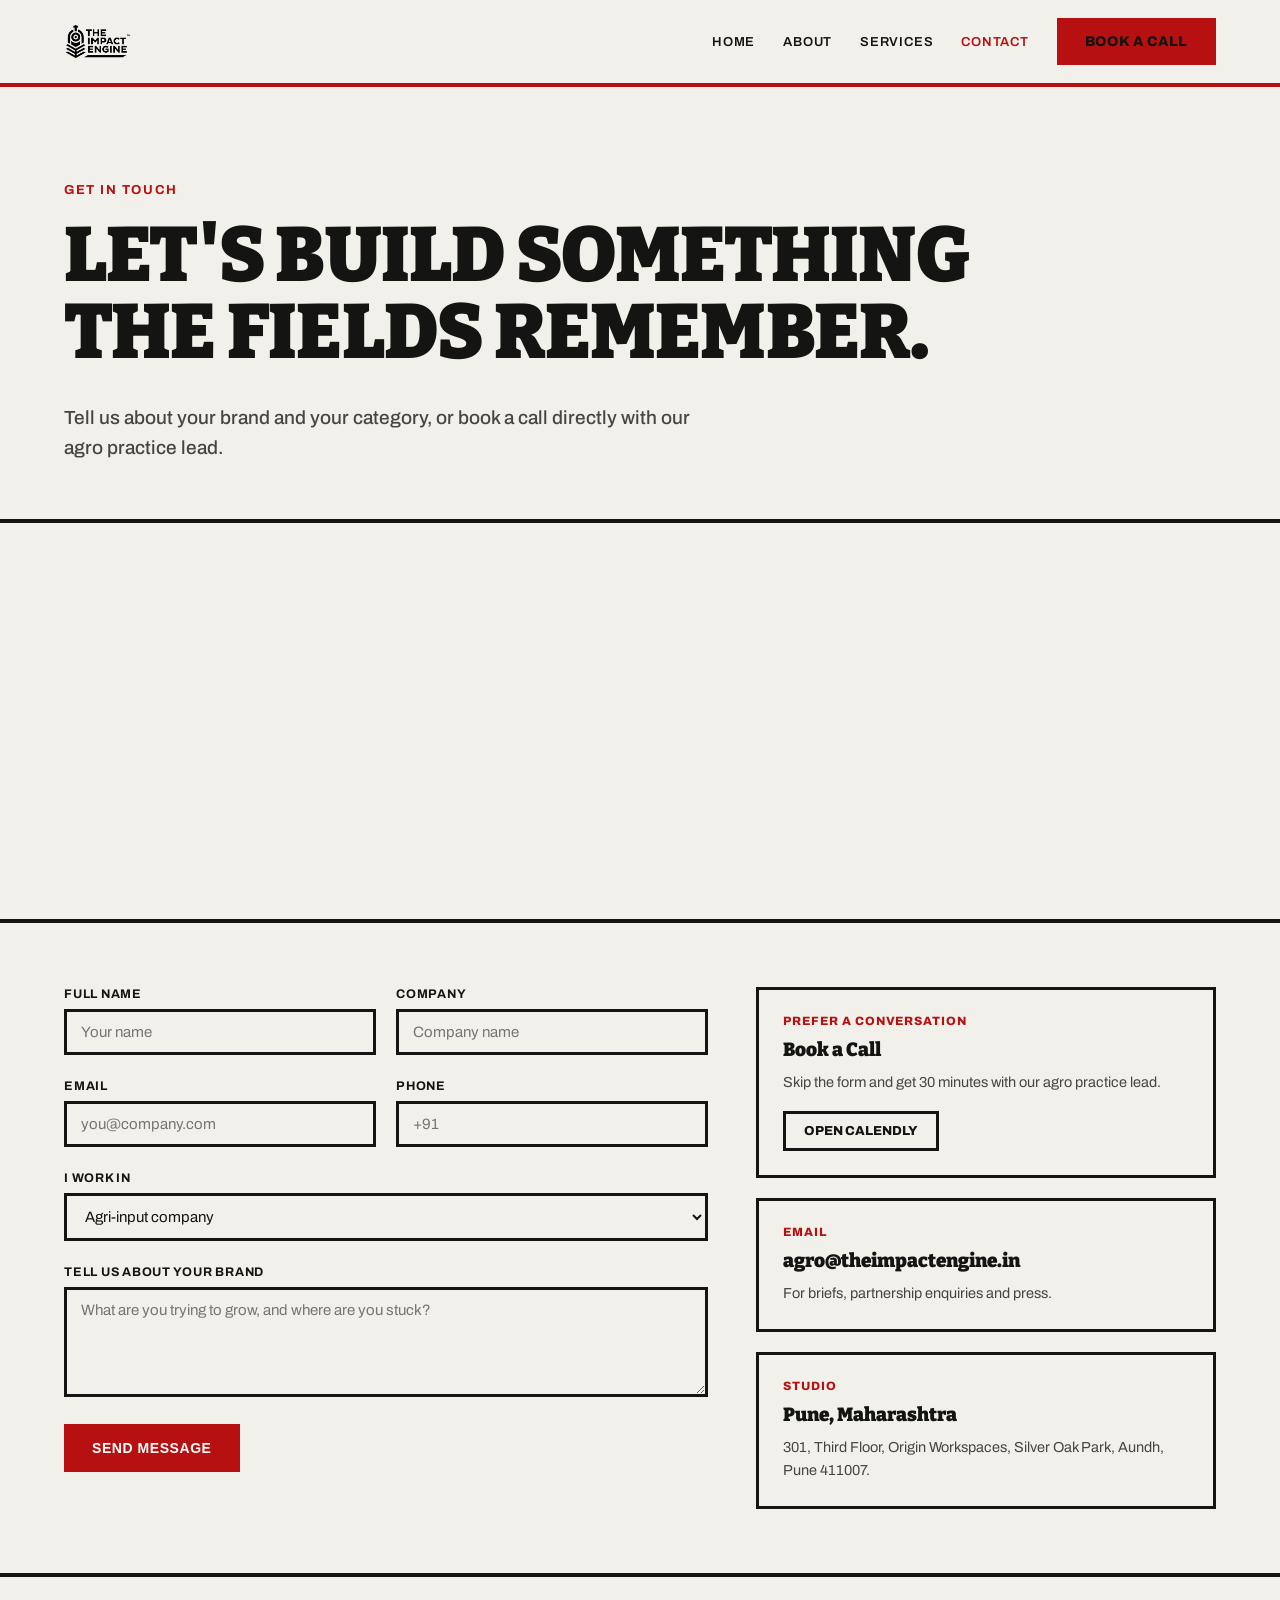
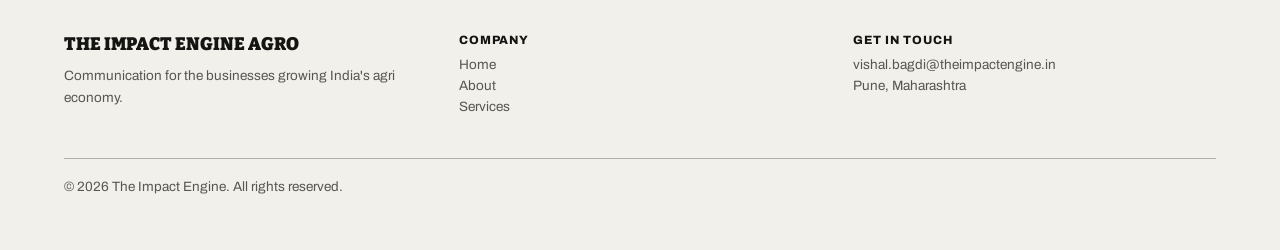
<file: contact.html>
<!DOCTYPE html>
<html lang="en">
<head>
<meta charset="utf-8">
<meta name="viewport" content="width=device-width, initial-scale=1">
<title>Contact | The Impact Engine Agro</title>
<link rel="icon" type="image/png" sizes="32x32" href="assets/favicon-32.png">
<link rel="icon" type="image/png" sizes="256x256" href="assets/favicon.png">
<link rel="apple-touch-icon" href="assets/apple-touch-icon.png">
<meta name="description" content="Tell us about your brand and your category, or book a call directly with The Impact Engine's agro practice lead.">
<link rel="preconnect" href="https://fonts.googleapis.com">
<link rel="preconnect" href="https://fonts.gstatic.com" crossorigin>
<link href="https://fonts.googleapis.com/css2?family=Archivo:wght@400;500;600;700;800&family=Bitter:wght@700;900&display=swap" rel="stylesheet">
<link rel="stylesheet" href="css/styles.css">
</head>
<body>

<nav class="nav">
  <a href="index.html" aria-label="The Impact Engine home">
    <img class="nav__logo" src="assets/logo-black-transparent.png" alt="The Impact Engine logo">
  </a>
  <div class="nav__links">
    <a href="index.html">Home</a>
    <a href="about.html">About</a>
    <a href="services.html">Services</a>
    <a href="contact.html" class="is-active">Contact</a>
    <a href="https://calendly.com/theimpactengine" target="_blank" rel="noopener" class="btn btn--primary btn--sm">Book a Call</a>
  </div>
</nav>

<section class="hero">
  <div class="wrap">
    <span class="eyebrow" style="margin-bottom:20px">Get in touch</span>
    <h1 class="h1 hero__title--sub">Let's build something the fields remember.</h1>
    <p class="lead">Tell us about your brand and your category, or book a call directly with our agro practice lead.</p>
  </div>
</section>

<div class="band band--16x5">
  <video autoplay muted loop playsinline>
    <source src="https://videos.pexels.com/video-files/10776622/10776622-hd_2560_1440_30fps.mp4" type="video/mp4">
  </video>
</div>

<section class="section" style="border-bottom:none">
  <div class="wrap contact-grid">
    <form class="form" id="contact-form" novalidate>
      <div class="form__row">
        <div class="field"><label for="c-name">Full name</label><input class="input" id="c-name" name="name" type="text" placeholder="Your name" required></div>
        <div class="field"><label for="c-company">Company</label><input class="input" id="c-company" name="company" type="text" placeholder="Company name"></div>
      </div>
      <div class="form__row">
        <div class="field"><label for="c-email">Email</label><input class="input" id="c-email" name="email" type="email" placeholder="you@company.com" required></div>
        <div class="field"><label for="c-phone">Phone</label><input class="input" id="c-phone" name="phone" type="tel" placeholder="+91"></div>
      </div>
      <div class="field">
        <label for="c-sector">I work in</label>
        <select class="input" id="c-sector" name="sector">
          <option>Agri-input company</option>
          <option>Agritech / farm-tech startup</option>
          <option>FPO / farmer collective</option>
          <option>Other</option>
        </select>
      </div>
      <div class="field"><label for="c-message">Tell us about your brand</label><textarea class="input" id="c-message" name="message" rows="5" placeholder="What are you trying to grow, and where are you stuck?"></textarea></div>
      <button type="submit" class="form__submit">Send message</button>
      <p class="form__status" id="form-status" role="status" hidden></p>
    </form>
    <div class="contact-aside">
      <div class="info">
        <div class="info__label">Prefer a conversation</div>
        <div class="info__title">Book a Call</div>
        <p>Skip the form and get 30 minutes with our agro practice lead.</p>
        <a class="inline" href="https://calendly.com/theimpactengine" target="_blank" rel="noopener">Open Calendly</a>
      </div>
      <div class="info">
        <div class="info__label">Email</div>
        <div class="info__title">agro@theimpactengine.in</div>
        <p>For briefs, partnership enquiries and press.</p>
      </div>
      <div class="info">
        <div class="info__label">Studio</div>
        <div class="info__title">Pune, Maharashtra</div>
        <p>301, Third Floor, Origin Workspaces, Silver Oak Park, Aundh, Pune 411007.</p>
      </div>
    </div>
  </div>
</section>

<footer class="footer">
  <div class="footer__grid">
    <div>
      <div class="footer__brand">The Impact Engine Agro</div>
      <p>Communication for the businesses growing India's agri economy.</p>
    </div>
    <div>
      <div class="footer__head">Company</div>
      <div class="footer__links">
        <a href="index.html">Home</a>
        <a href="about.html">About</a>
        <a href="services.html">Services</a>
      </div>
    </div>
    <div>
      <div class="footer__head">Get in touch</div>
      <div class="footer__links">
        <a href="mailto:vishal.bagdi@theimpactengine.in">vishal.bagdi@theimpactengine.in</a>
        <span>Pune, Maharashtra</span>
      </div>
    </div>
  </div>
  <p class="footer__legal">© 2026 The Impact Engine. All rights reserved.</p>
</footer>

<script>
  // No backend yet: compose a mailto so the form still delivers the enquiry.
  (function () {
    var form = document.getElementById('contact-form');
    var status = document.getElementById('form-status');
    if (!form) return;
    form.addEventListener('submit', function (e) {
      e.preventDefault();
      if (!form.checkValidity()) { form.reportValidity(); return; }
      var d = new FormData(form);
      var subject = 'Agro enquiry from ' + (d.get('name') || '') + (d.get('company') ? ' (' + d.get('company') + ')' : '');
      var body =
        'Name: ' + (d.get('name') || '') + '\n' +
        'Company: ' + (d.get('company') || '') + '\n' +
        'Email: ' + (d.get('email') || '') + '\n' +
        'Phone: ' + (d.get('phone') || '') + '\n' +
        'Sector: ' + (d.get('sector') || '') + '\n\n' +
        (d.get('message') || '');
      window.location.href = 'mailto:agro@theimpactengine.in'
        + '?subject=' + encodeURIComponent(subject)
        + '&body=' + encodeURIComponent(body);
      status.hidden = false;
      status.textContent = 'Opening your email app to send. If nothing happens, write to agro@theimpactengine.in directly.';
    });
  })();
</script>

</body>
</html>
</file>
<file: css/styles.css>
/* The Impact Engine / Agro — shared stylesheet
   Industrial, high-contrast, light-theme marketing site.
   Design tokens locked per handoff. */

:root {
  --bg: #f2f0ea;
  --fg: #141412;
  --surface: #e8e5db;
  --border: #141412;
  --accent: #b61010;

  --fg-80: rgba(20, 20, 18, 0.80);
  --fg-78: rgba(20, 20, 18, 0.78);
  --fg-70: rgba(20, 20, 18, 0.70);
  --fg-30: rgba(20, 20, 18, 0.30);

  --imgfilter: grayscale(0.35) contrast(1.1);

  --maxw: 1240px;
  --pad: clamp(20px, 5vw, 64px);

  --font-display: 'Bitter', Georgia, serif;
  --font-body: 'Archivo', system-ui, -apple-system, sans-serif;
}

* { box-sizing: border-box; }

html { scroll-behavior: smooth; }

body {
  margin: 0;
  background: var(--bg);
  color: var(--fg);
  font-family: var(--font-body);
  min-height: 100vh;
  -webkit-font-smoothing: antialiased;
}

::selection { background: var(--accent); color: #fff; }

img, video { display: block; max-width: 100%; }

a { color: inherit; }

/* ---------- Layout helpers ---------- */
.wrap { max-width: var(--maxw); margin: 0 auto; }

.section {
  padding: 64px var(--pad);
  border-bottom: 4px solid var(--border);
}

.eyebrow {
  display: block;
  font-size: 13px;
  font-weight: 700;
  letter-spacing: 0.12em;
  text-transform: uppercase;
  color: var(--accent);
  margin-bottom: 16px;
}

.h1 {
  font-family: var(--font-display);
  font-weight: 900;
  line-height: 0.98;
  letter-spacing: -0.01em;
  margin: 0;
  text-transform: uppercase;
  overflow-wrap: break-word;
}

.h2 {
  font-family: var(--font-display);
  font-weight: 900;
  font-size: clamp(28px, 3.4vw, 44px);
  margin: 0 0 44px;
  text-transform: uppercase;
  line-height: 1;
  overflow-wrap: break-word;
}

.lead {
  font-size: 19px;
  line-height: 1.6;
  color: var(--fg-78);
  font-weight: 500;
}

/* ---------- Nav ---------- */
.nav {
  display: flex;
  align-items: center;
  justify-content: space-between;
  gap: 24px;
  flex-wrap: wrap;
  padding: 18px var(--pad);
  border-bottom: 4px solid var(--accent);
}

.nav__logo { height: 37px; width: auto; object-fit: contain; }

.nav__links {
  display: flex;
  align-items: center;
  gap: 28px;
  flex-wrap: wrap;
  font-size: 13px;
  font-weight: 600;
  letter-spacing: 0.06em;
  text-transform: uppercase;
}

.nav__links a { text-decoration: none; color: var(--fg); }
.nav__links a:hover { color: var(--accent); }
.nav__links a.is-active { color: var(--accent); }

/* ---------- Buttons ---------- */
.btn {
  display: inline-block;
  text-decoration: none;
  text-transform: uppercase;
  font-size: 14px;
  font-weight: 800;
  letter-spacing: 0.04em;
  transition: opacity 0.15s ease, background 0.15s ease, color 0.15s ease;
}

.btn--sm { padding: 10px 20px; }

.btn--primary {
  background: var(--accent);
  color: #fff;
  padding: 16px 28px;
}
.btn--primary:hover { opacity: 0.88; }

.btn--outline {
  border: 3px solid var(--border);
  color: var(--fg);
  padding: 14px 26px;
}
.btn--outline:hover { background: var(--fg); color: var(--bg); }

/* Inverse variants for use on the accent CTA band */
.btn--on-accent {
  background: #fff;
  color: var(--accent);
  padding: 16px 28px;
}
.btn--on-accent:hover { opacity: 0.9; }

.btn--outline-light {
  border: 3px solid #fff;
  color: #fff;
  padding: 14px 26px;
}
.btn--outline-light:hover { background: #fff; color: var(--accent); }

/* ---------- Hero ---------- */
.hero {
  padding: 96px var(--pad) 56px;
  border-bottom: 4px solid var(--border);
}
.hero__title { font-size: clamp(44px, 7.4vw, 100px); max-width: 17ch; }
.hero__title--sub { font-size: clamp(38px, 6vw, 80px); line-height: 1; max-width: 22ch; }
.hero__title--svc { font-size: clamp(44px, 7vw, 96px); max-width: 20ch; }
.hero .lead { margin: 32px 0 0; max-width: 58ch; }
.hero__actions { display: flex; gap: 16px; flex-wrap: wrap; margin-top: 36px; }

/* ---------- Media bands ---------- */
.band {
  width: 100%;
  overflow: hidden;
  border-bottom: 4px solid var(--border);
}
.band--16x5 { aspect-ratio: 16 / 5; }
.band > video, .band > img {
  width: 100%;
  height: 100%;
  object-fit: cover;
  filter: var(--imgfilter);
}

/* ---------- Stats ---------- */
.stats {
  display: grid;
  grid-template-columns: repeat(4, auto);
  justify-content: space-between;
  gap: 32px;
}
.stat__num {
  font-family: var(--font-display);
  font-weight: 900;
  font-size: clamp(34px, 3.4vw, 48px);
  margin: 0;
  color: var(--fg);
  font-feature-settings: 'tnum' 1;
}
.stat__num--accent { color: var(--accent); }
.stat__label {
  font-size: 12.5px;
  font-weight: 700;
  letter-spacing: 0.08em;
  text-transform: uppercase;
  color: var(--fg-70);
  margin: 8px 0 0;
}

/* ---------- Card grids ---------- */
.grid {
  display: grid;
  gap: 20px;
  grid-template-columns: repeat(auto-fit, minmax(280px, 1fr));
}
.grid--gap24 { gap: 24px; }
.grid--min260 { grid-template-columns: repeat(auto-fit, minmax(260px, 1fr)); }
.grid--min240 { grid-template-columns: repeat(auto-fit, minmax(240px, 1fr)); }
.grid--min220 { grid-template-columns: repeat(auto-fit, minmax(220px, 1fr)); }

.card {
  border: 3px solid var(--border);
  padding: 28px;
}
.card__kicker {
  font-size: 12px;
  font-weight: 800;
  letter-spacing: 0.1em;
  text-transform: uppercase;
  color: var(--accent);
  margin-bottom: 10px;
}
.card__title {
  font-family: var(--font-display);
  font-weight: 900;
  font-size: 19px;
  margin: 0 0 10px;
}
.card__title--upper { text-transform: uppercase; }
.card__num {
  font-family: var(--font-display);
  font-weight: 900;
  font-size: 30px;
  line-height: 1;
  color: var(--accent);
  margin-bottom: 8px;
}
.card p {
  font-size: 14.5px;
  line-height: 1.6;
  color: var(--fg-78);
  margin: 0;
}
.card__link {
  display: inline-block;
  margin-top: 14px;
  color: var(--accent);
  font-weight: 800;
  text-decoration: none;
  font-size: 13px;
  text-transform: uppercase;
}
.card__link:hover { text-decoration: underline; }

/* ---------- Split (text + media) ---------- */
.split {
  display: grid;
  gap: 48px;
  align-items: stretch;
}
.split--7-5 { grid-template-columns: minmax(0, 7fr) minmax(0, 5fr); }
.split--5-7 { grid-template-columns: minmax(0, 5fr) minmax(0, 7fr); }
.frame {
  width: 100%;
  overflow: hidden;
  border: 3px solid var(--border);
}
.frame > img { width: 100%; height: 100%; object-fit: cover; filter: var(--imgfilter); }
.frame--4x3 { aspect-ratio: 4 / 3; }
.frame--4x5 { aspect-ratio: 4 / 5; }
.frame--1x1 { aspect-ratio: 1 / 1; }

/* ---------- Process steps ---------- */
.step__num {
  font-family: var(--font-display);
  font-weight: 900;
  font-size: 15px;
  color: var(--accent);
  margin: 0 0 8px;
  font-feature-settings: 'tnum' 1;
}
.step__title {
  font-family: var(--font-display);
  font-weight: 900;
  font-size: 19px;
  text-transform: uppercase;
  margin: 0 0 8px;
}
.step p {
  font-size: 14.5px;
  line-height: 1.6;
  color: var(--fg-78);
  margin: 0;
}

/* ---------- Service cards (image + tags + ideal-for) ---------- */
.svc {
  border: 3px solid var(--border);
  display: flex;
  flex-direction: column;
}
.svc__img { aspect-ratio: 4 / 3; overflow: hidden; }
.svc__img > img { width: 100%; height: 100%; object-fit: cover; filter: var(--imgfilter); }
.svc__body { padding: 22px; flex: 1; display: flex; flex-direction: column; }
.svc__num {
  font-family: var(--font-display);
  font-weight: 900;
  font-size: 34px;
  line-height: 1;
  color: var(--accent);
  margin-bottom: 4px;
}
.svc__title {
  font-family: var(--font-display);
  font-weight: 900;
  font-size: 20px;
  text-transform: uppercase;
  margin-bottom: 10px;
}
.svc__desc {
  font-size: 14.5px;
  line-height: 1.6;
  color: var(--fg-78);
  margin: 0 0 16px;
  flex: 1;
}
.tags { display: flex; gap: 8px; flex-wrap: wrap; }
.tag {
  border: 1.5px solid var(--accent);
  color: var(--fg);
  background: transparent;
  font-size: 11.5px;
  font-weight: 700;
  text-transform: uppercase;
  letter-spacing: 0.05em;
  padding: 7px 14px;
}
.ideal {
  border-left: 4px solid var(--accent);
  background: var(--surface);
  padding: 14px 16px;
  margin-top: 16px;
}
.ideal__label {
  font-size: 11px;
  font-weight: 800;
  text-transform: uppercase;
  letter-spacing: 0.08em;
  color: var(--accent);
  margin-bottom: 6px;
}
.ideal p { font-size: 13.5px; line-height: 1.55; margin: 0; }

/* ---------- CTA band ---------- */
.cta {
  padding: 64px var(--pad);
  background: var(--accent);
}
.cta__inner {
  display: flex;
  justify-content: space-between;
  align-items: flex-end;
  gap: 32px;
  flex-wrap: wrap;
}
.cta__title {
  font-family: var(--font-display);
  font-weight: 900;
  font-size: clamp(28px, 3.4vw, 42px);
  margin: 0;
  color: #fff;
  text-transform: uppercase;
}
.cta__text {
  font-size: 15.5px;
  line-height: 1.6;
  max-width: 48ch;
  color: #fff;
  margin: 14px 0 0;
  font-weight: 600;
}
.cta__actions { display: flex; gap: 16px; flex-wrap: wrap; }

/* ---------- Footer ---------- */
.footer {
  border-top: 4px solid var(--border);
  padding: 56px var(--pad);
}
.footer__grid {
  max-width: var(--maxw);
  margin: 0 auto;
  display: grid;
  grid-template-columns: repeat(auto-fit, minmax(200px, 1fr));
  gap: 32px;
  font-size: 13.5px;
  color: var(--fg-70);
}
.footer__brand {
  font-family: var(--font-display);
  font-weight: 900;
  font-size: 18px;
  color: var(--fg);
  margin-bottom: 10px;
  text-transform: uppercase;
}
.footer__head {
  text-transform: uppercase;
  letter-spacing: 0.08em;
  font-size: 12px;
  font-weight: 800;
  color: var(--fg);
  margin-bottom: 10px;
}
.footer__grid p { margin: 0; line-height: 1.6; }
.footer__links { display: grid; gap: 6px; }
.footer__links a, .footer__grid a { color: inherit; text-decoration: none; }
.footer__links a:hover, .footer__grid a:hover { color: var(--accent); }
.footer__legal {
  max-width: var(--maxw);
  margin: 44px auto 0;
  padding-top: 20px;
  border-top: 1px solid var(--fg-30);
  font-size: 13.5px;
  color: var(--fg-70);
}

/* ---------- Contact form ---------- */
.contact-grid {
  display: grid;
  grid-template-columns: minmax(0, 7fr) minmax(0, 5fr);
  gap: 48px;
  align-items: start;
}
.form { display: grid; gap: 24px; }
.form__row { display: grid; grid-template-columns: 1fr 1fr; gap: 20px; }
.field label {
  display: block;
  font-size: 12.5px;
  font-weight: 700;
  text-transform: uppercase;
  letter-spacing: 0.06em;
  margin-bottom: 8px;
}
.input {
  width: 100%;
  background: var(--bg);
  color: var(--fg);
  border: 3px solid var(--border);
  padding: 12px 14px;
  font-family: var(--font-body);
  font-size: 15px;
}
.input:focus { outline: 2px solid var(--accent); outline-offset: 2px; }
textarea.input { resize: vertical; }
.form__submit {
  background: var(--accent);
  color: #fff;
  border: none;
  padding: 16px 28px;
  font-weight: 800;
  text-transform: uppercase;
  font-size: 14px;
  letter-spacing: 0.04em;
  cursor: pointer;
  justify-self: start;
}
.form__submit:hover { opacity: 0.88; }
.contact-aside { display: grid; gap: 20px; }
.info { border: 3px solid var(--border); padding: 24px; }
.info__label {
  font-size: 12px;
  font-weight: 800;
  letter-spacing: 0.08em;
  text-transform: uppercase;
  color: var(--accent);
  margin-bottom: 10px;
}
.info__title {
  font-family: var(--font-display);
  font-weight: 900;
  font-size: 19px;
  margin-bottom: 10px;
}
.info p { font-size: 14.5px; line-height: 1.6; color: var(--fg-78); margin: 0; }
.info a.inline {
  display: inline-block;
  margin-top: 16px;
  border: 3px solid var(--border);
  color: var(--fg);
  padding: 10px 18px;
  font-weight: 800;
  text-decoration: none;
  text-transform: uppercase;
  font-size: 13px;
}
.info a.inline:hover { background: var(--fg); color: var(--bg); }

.form__status {
  font-size: 14px;
  font-weight: 600;
  color: var(--accent);
  margin: 0;
}

/* ---------- On-ground split copy ---------- */
.oncground__title {
  font-family: var(--font-display);
  font-weight: 900;
  font-size: clamp(26px, 3vw, 38px);
  margin: 0;
  max-width: 26ch;
  text-transform: uppercase;
  line-height: 1;
  overflow-wrap: break-word;
}

/* Long display words (e.g. "COMMUNICATION") must never force a horizontal
   scroll — keep them whole by lowering the headline floor on phones. */
.cta__title, .svc__title, .card__title { overflow-wrap: break-word; }

/* ---------- Testimonials ---------- */
.quote {
  font-family: var(--font-display);
  font-weight: 700;
  font-size: clamp(20px, 2.1vw, 26px);
  line-height: 1.45;
  margin: 0;
}
.quote__by {
  font-size: 14px;
  font-weight: 600;
  color: var(--fg-70);
  margin: 20px 0 0;
}

/* ---------- Responsive ---------- */
@media (max-width: 760px) {
  .stats { grid-template-columns: repeat(2, 1fr); gap: 28px 24px; }
  .split--7-5, .split--5-7 { grid-template-columns: 1fr; gap: 28px; }
  .split--5-7 .frame { order: -1; }
  .contact-grid { grid-template-columns: 1fr; gap: 32px; }
  .form__row { grid-template-columns: 1fr; }
  .cta__inner { align-items: flex-start; }
  .hero { padding-top: 64px; }
}

@media (max-width: 600px) {
  /* Shrink hero headline floors so long words fit whole on phones */
  .hero__title { font-size: clamp(36px, 9vw, 44px); }
  .hero__title--svc { font-size: clamp(34px, 8.5vw, 44px); }
  .hero__title--sub { font-size: clamp(32px, 8vw, 38px); }
  .hero { padding: 56px var(--pad) 44px; }
}

@media (max-width: 520px) {
  .nav { gap: 14px; }
  .nav__links { gap: 16px; font-size: 12px; }
  .stats { grid-template-columns: 1fr 1fr; }
}
</file>
